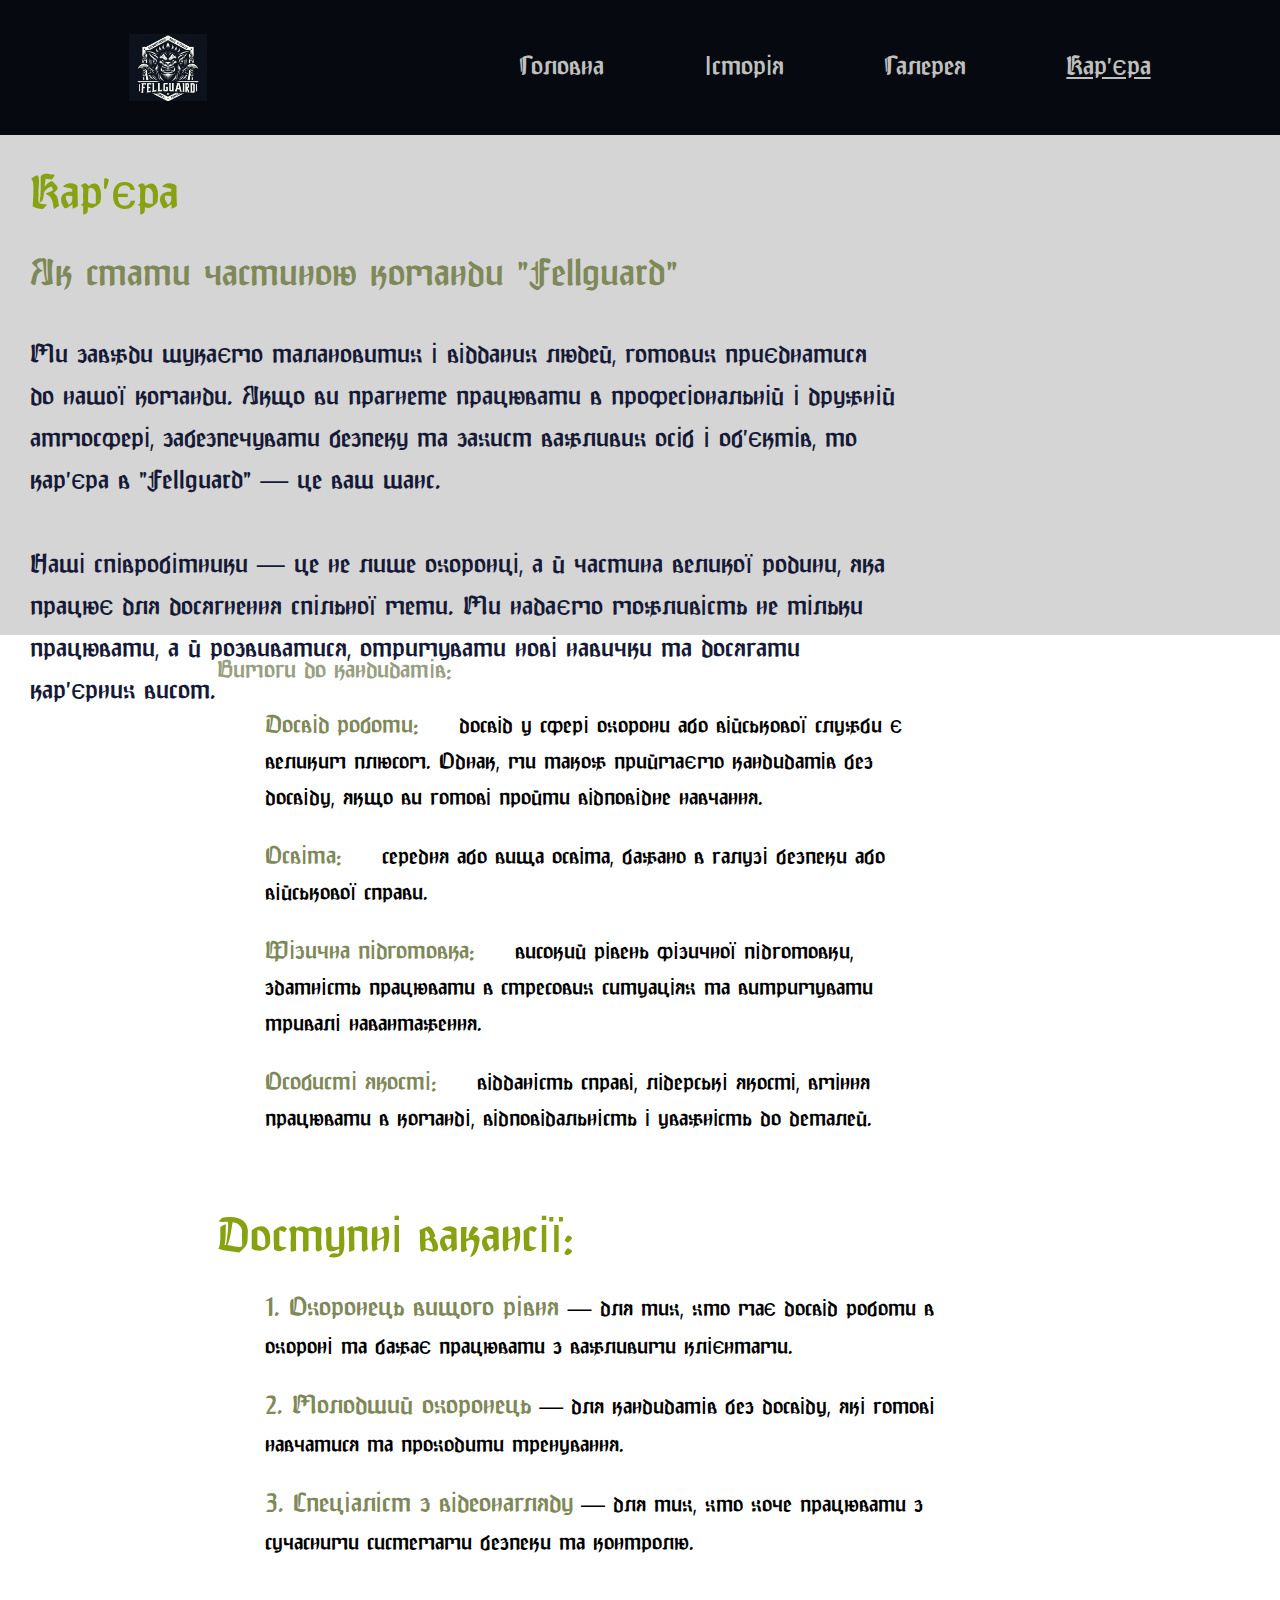
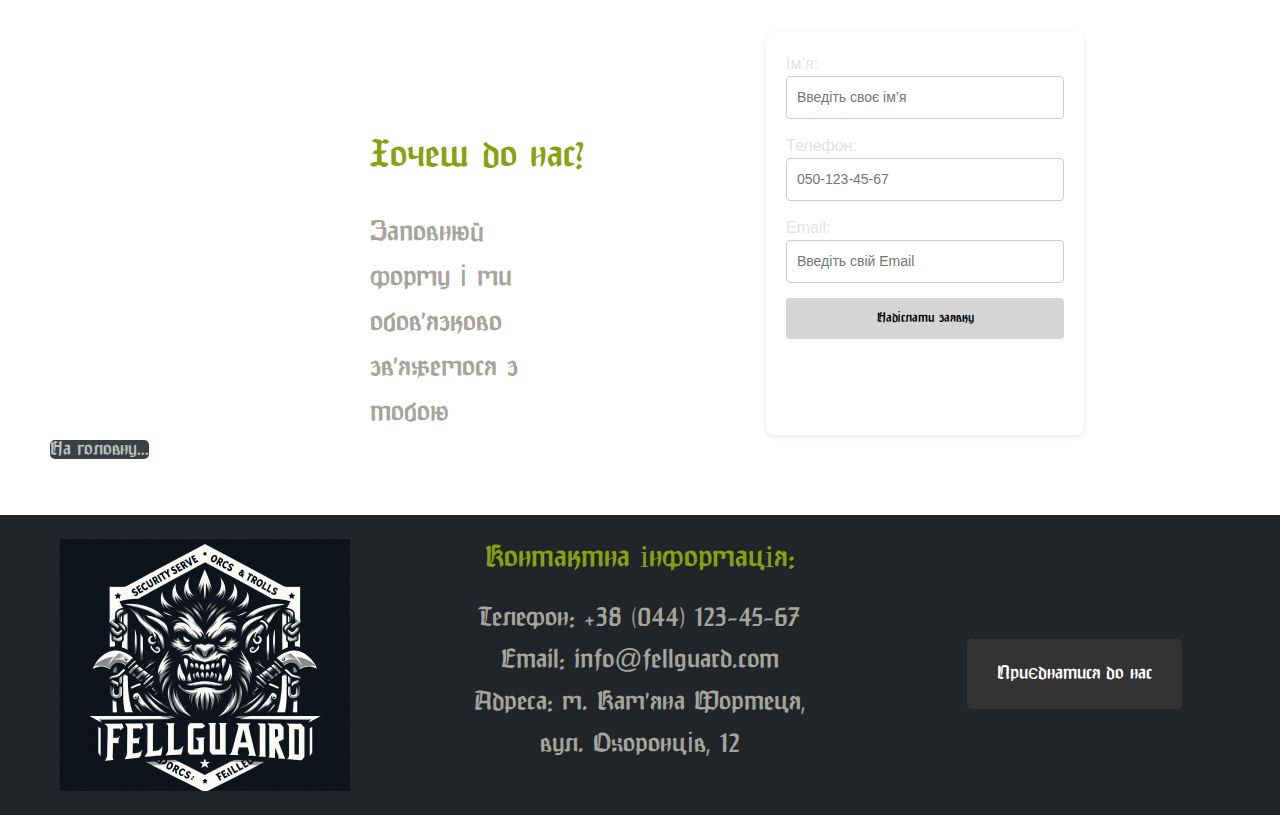
<file: careers.html>
<!DOCTYPE html>
<html lang="uk">
  <head>
    <meta charset="UTF-8" />
    <meta name="viewport" content="width=device-width, initial-scale=1.0" />
    <title>Fellguard</title>
    <link
      href="https://cdn.jsdelivr.net/npm/bootstrap@5.3.3/dist/css/bootstrap.min.css"
      rel="stylesheet"
      integrity="sha384-QWTKZyjpPEjISv5WaRU9OFeRpok6YctnYmDr5pNlyT2bRjXh0JMhjY6hW+ALEwIH"
      crossorigin="anonymous"
    />    
    <link rel="stylesheet" href="css/style1.css" />
    <script src="script.js"></script>



    <style>
        body {
          background-color: white;
          color: #e2e2e2;
          font-family: "BrahmsGotischCyr", sans-serif;
          margin: 0;
          padding: 0;
          box-sizing: border-box;
        }

        h1, h2, h3, h4, h5, h6, p, li, a, button {
          font-family: "BrahmsGotischCyr", sans-serif;
          margin: 0;
          padding: 0;
        }

        a {
          text-decoration: none;
          color: inherit;
        }
          /* навігаційна панель */
          .navbar {
          display: flex;
          justify-content: center;
          align-items: center;
          background-color: #060a10;
          width: 100%;
          height: 15vh;
          margin: 0 auto;
          transition: transform 0.35s;
        }
        .navbar ul li {
          transition: transform 0.35s;
        }
        .navbar ul li:hover {
          transform: scale(1.5);
          transition: 0.35s;
          color: #87A210;
        }
        .navbar ul li a:hover {
          transform: scale(1.5);
          transition: 0.35s;
          color: #87A210;
        }
          .navbar img {
            width: 20%;
            height: auto;
            margin: 0 50px;
          }
          .navbar ul {
            display: flex;
            list-style: none;
            padding: 0;
            margin: 0;
          }
          .navbar ul li {
            margin: 0 50px;          
          }
          .navbar ul li a {
            color: #BFC0BE;
            font-size: 28px;
          }
        

        
        

    @media (max-width: 769px) {
          .navbar {
            height: 10vh;
            width: 90%;
          }
          .navbar img {
            width: 80px; 
            height: auto;
            margin: 0 20px; 
          }

          .navbar ul li {
            margin: 0 20px;
          }
          .navbar ul li a {
            font-size: 20px;
          }
      }
    </style>
</head>


<body>
  <!-- Navbar -->
  <nav class="navbar">
    <a href="#"><img src="images/logo1.png" alt="Fellguard_logo" class="page4-nav-img"/></a>
    <ul>
      <li><a href="index.html">Головна</a></li>
      <li><a href="history.html">Історія</a></li>
      <li><a href="gallery.html">Галерея</a></li>
      <li><a href="careers.html" style="text-decoration: underline;">Кар'єра</a></li>
    </ul>
  </nav>   
      
  <section class="career-section">
    <h1 class="career-title">Кар’єра</h1>
    <p class="career-subtitle">Як стати частиною команди "Fellguard"</p>
    <p class="career-description">
      Ми завжди шукаємо талановитих і відданих людей, готових приєднатися до нашої команди. Якщо ви прагнете працювати в професіональній 
      і дружній атмосфері, забезпечувати безпеку та захист важливих осіб і об'єктів, то кар'єра в "Fellguard" — це ваш шанс.
      <br><br>
      Наші співробітники — це не лише охоронці, а й частина великої родини, яка працює для досягнення спільної мети.
      Ми надаємо можливість не тільки працювати, а й розвиватися, отримувати нові навички та досягати кар'єрних висот.
    </p>
  </section>
  


  <section class="page4-main_section">
    <div class="row justify-content-center">
      <div class="col-md-8 service-box">
        <section>
          <h2 class="section-title-3" style="margin-bottom: 20px; margin-top: 20px; font-size: 26px;">Вимоги до кандидатів:</h2>
  
          <ul class="section-title-ul">
            <li class="section-title-ptext-3 px-3">
              <span style="color: #7F8858; font-size: 26px;">Досвід роботи:</span> — <span style="color: black;"> досвід у сфері охорони або військової служби є великим плюсом. 
                Однак, ми також приймаємо кандидатів без досвіду, якщо ви готові пройти відповідне навчання.</span>
            </li>
            <li class="section-title-ptext-3 px-3">
              <span style="color: #7F8858; font-size: 26px;">Освіта:</span> — <span style="color: black;">середня або вища освіта, бажано в галузі безпеки або військової справи.</span>
            </li>
            <li class="section-title-ptext-3 px-3">
              <span style="color: #7F8858; font-size: 26px;">Фізична підготовка:</span> — <span style="color: black;">високий рівень фізичної підготовки, здатність працювати 
                в стресових ситуаціях та витримувати тривалі навантаження.</span>
            </li>
            <li class="section-title-ptext-3 px-3">
              <span style="color: #7F8858; font-size: 26px;">Особисті якості:</span> — <span style="color: black;">відданість справі, лідерські якості, вміння працювати в команді, відповідальність і уважність до деталей.
              </span>
            </li>
          </ul>
        </section>
      </div>
    </div>

    <div class="row justify-content-center" style="margin-top: 30px;">
      <div class="col-md-8 service-box">
        <section>
          <h2 class="section-title-3" style="margin-bottom: 20px; margin-top: 20px; color: #87A210;">Доступні вакансії:</h2>
          <ul class="section-title-ul">
            <li class="section-title-ptext-3 px-3">
              <span style="color: #7F8858; font-size: 28px;">1. Охоронець вищого рівня </span><span style="color: black;"> — для тих, хто має досвід роботи в 
                охороні та бажає працювати з важливими клієнтами.</span>
            </li>
            <li class="section-title-ptext-3 px-3">
              <span style="color: #7F8858; font-size: 28px;">2. Молодший охоронець</span><span style="color: black;"> — для кандидатів без досвіду, 
                які готові навчатися та проходити тренування.</span>
            </li>
            <li class="section-title-ptext-3 px-3">
              <span style="color: #7F8858; font-size: 28px;">3. Спеціаліст з відеонагляду</span><span style="color: black;"> — для тих, хто хоче 
                працювати з сучасними системами безпеки та контролю.</span>
              </li>
          </ul>
        </section>
      </div>
    </div>

    <div class="row" style="margin-top: 150px; margin-left: -500px;">
      <div class="col-md-6 service-box" style="margin-left: 370px; padding-left: 500px;"> 
        <h2 class="hochesh_do_nas">Хочеш до нас?</h2>
        <p class="zapovnui-formu">Заповнюй форму і ми обов’язково зв’яжемося з тобою</p>
      </div>
      <div class="col-md-6 page4-form">
        <form id="applicationForm">
          <div>
            <label for="name">Ім’я:</label>
            <input
              type="text"
              id="name"
              name="name"
              placeholder="Введіть своє ім’я"
              required
            />
          </div>
          <div>
            <label for="phone">Телефон:</label>
            <input
              type="tel"
              id="phone"
              name="phone"
              placeholder="050-123-45-67"
              required
            />
          </div>
          <div>
            <label for="email">Email:</label>
            <input
              type="email"
              id="email"
              name="email"
              placeholder="Введіть свій Email"
              required
            />
          </div>
          <button type="submit">Надіслати заявку</button>
        </form>
      </div>  
    </div>

    <a href="index.html" class="na_golovnu-page2_button">На головну...</a>
  </section>
  

  <!-- Footer -->
  <footer class="text-center py-4 bg-dark text-light">
  <div class="row">
    <div class="col-md-4 service-box">
      <img src="images/logo1.png" alt="logo" class="page4-img-footer" />
    </div>
    <div class="col-md-4 service-box">
      <h4 class="footer-contact_info">Контактна інформація:</h4>
      <p class="footer-p">
        Телефон: +38 (044) 123-45-67 <br />Email: info@fellguard.com
        <br />Адреса: м. Кам'яна Фортеця, <br />вул. Охоронців, 12
      </p>
    </div>
    <div class="col-md-4">
      <button class="button-join-us" onclick="location.href='careers.html';">Приєднатися до нас</button>
    </div>
  </div>
</footer>

<script src="script.js"></script>
</body>

</html>
</file>
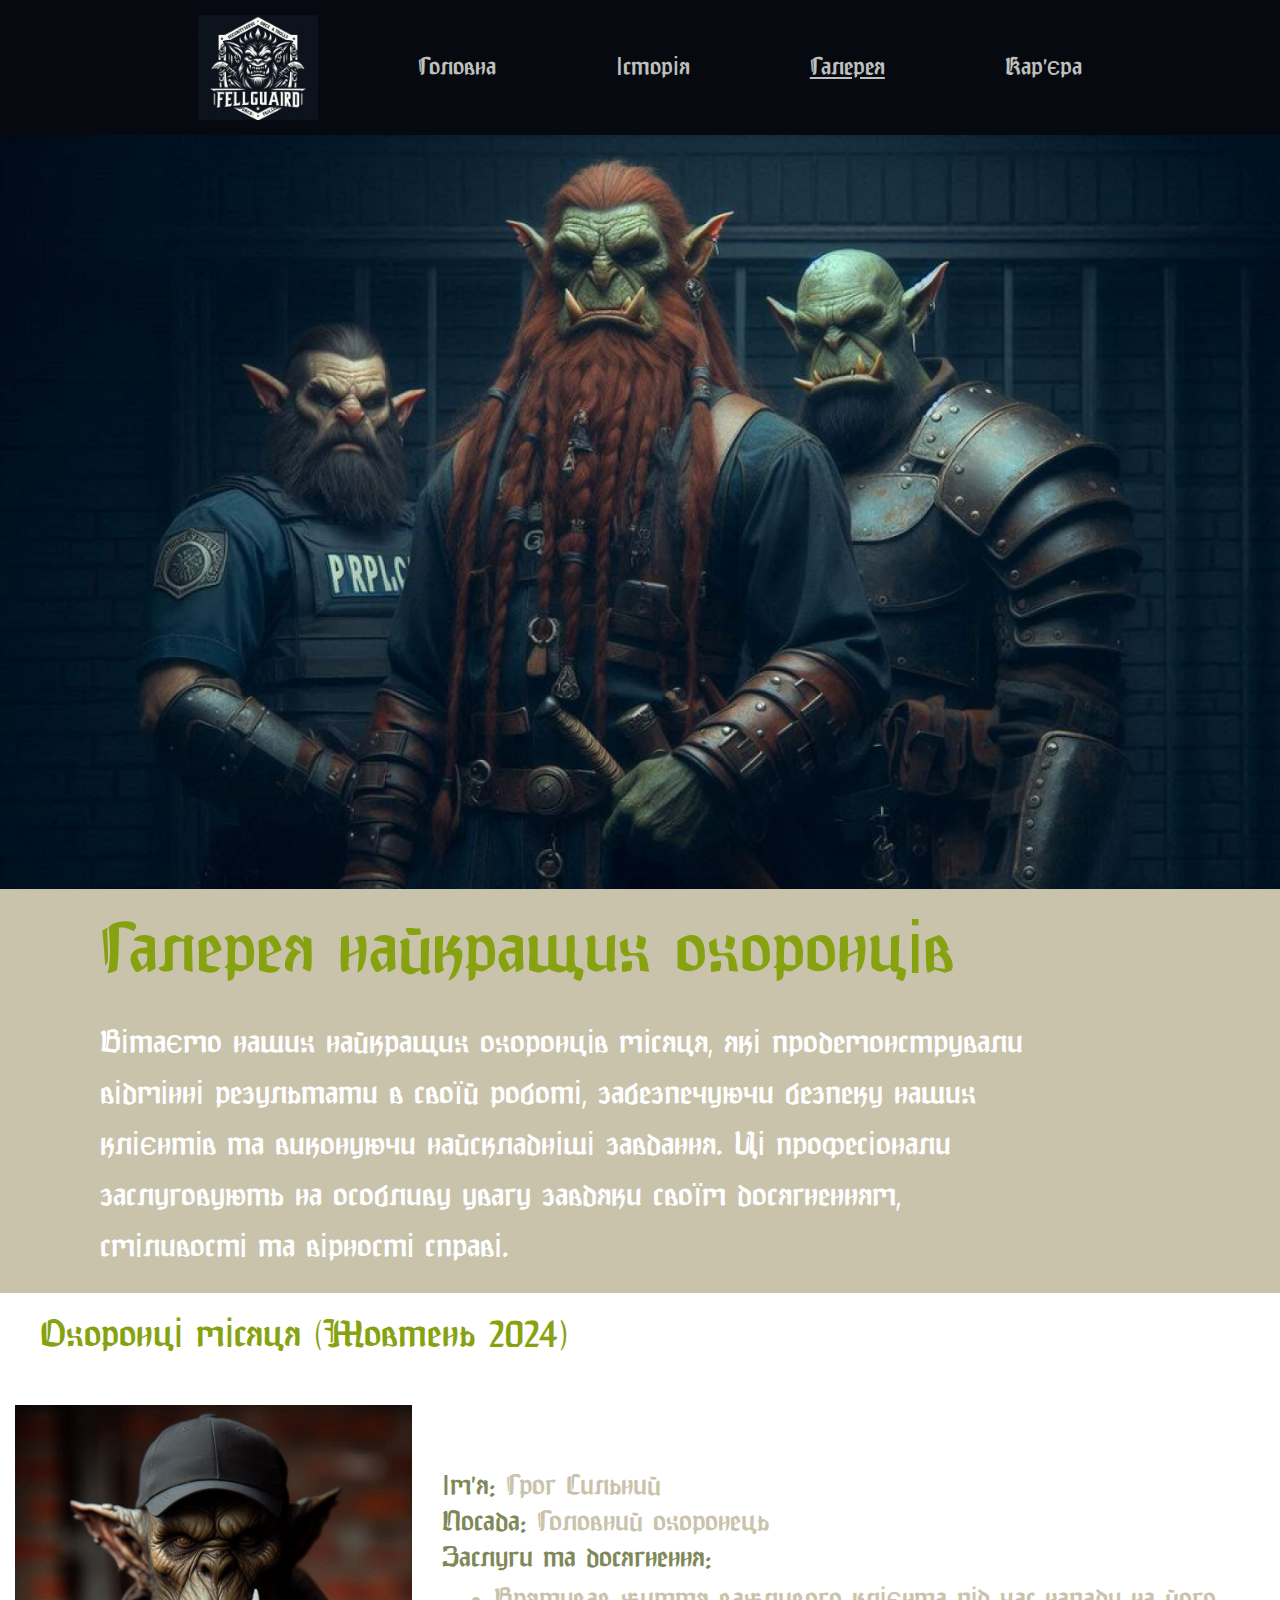
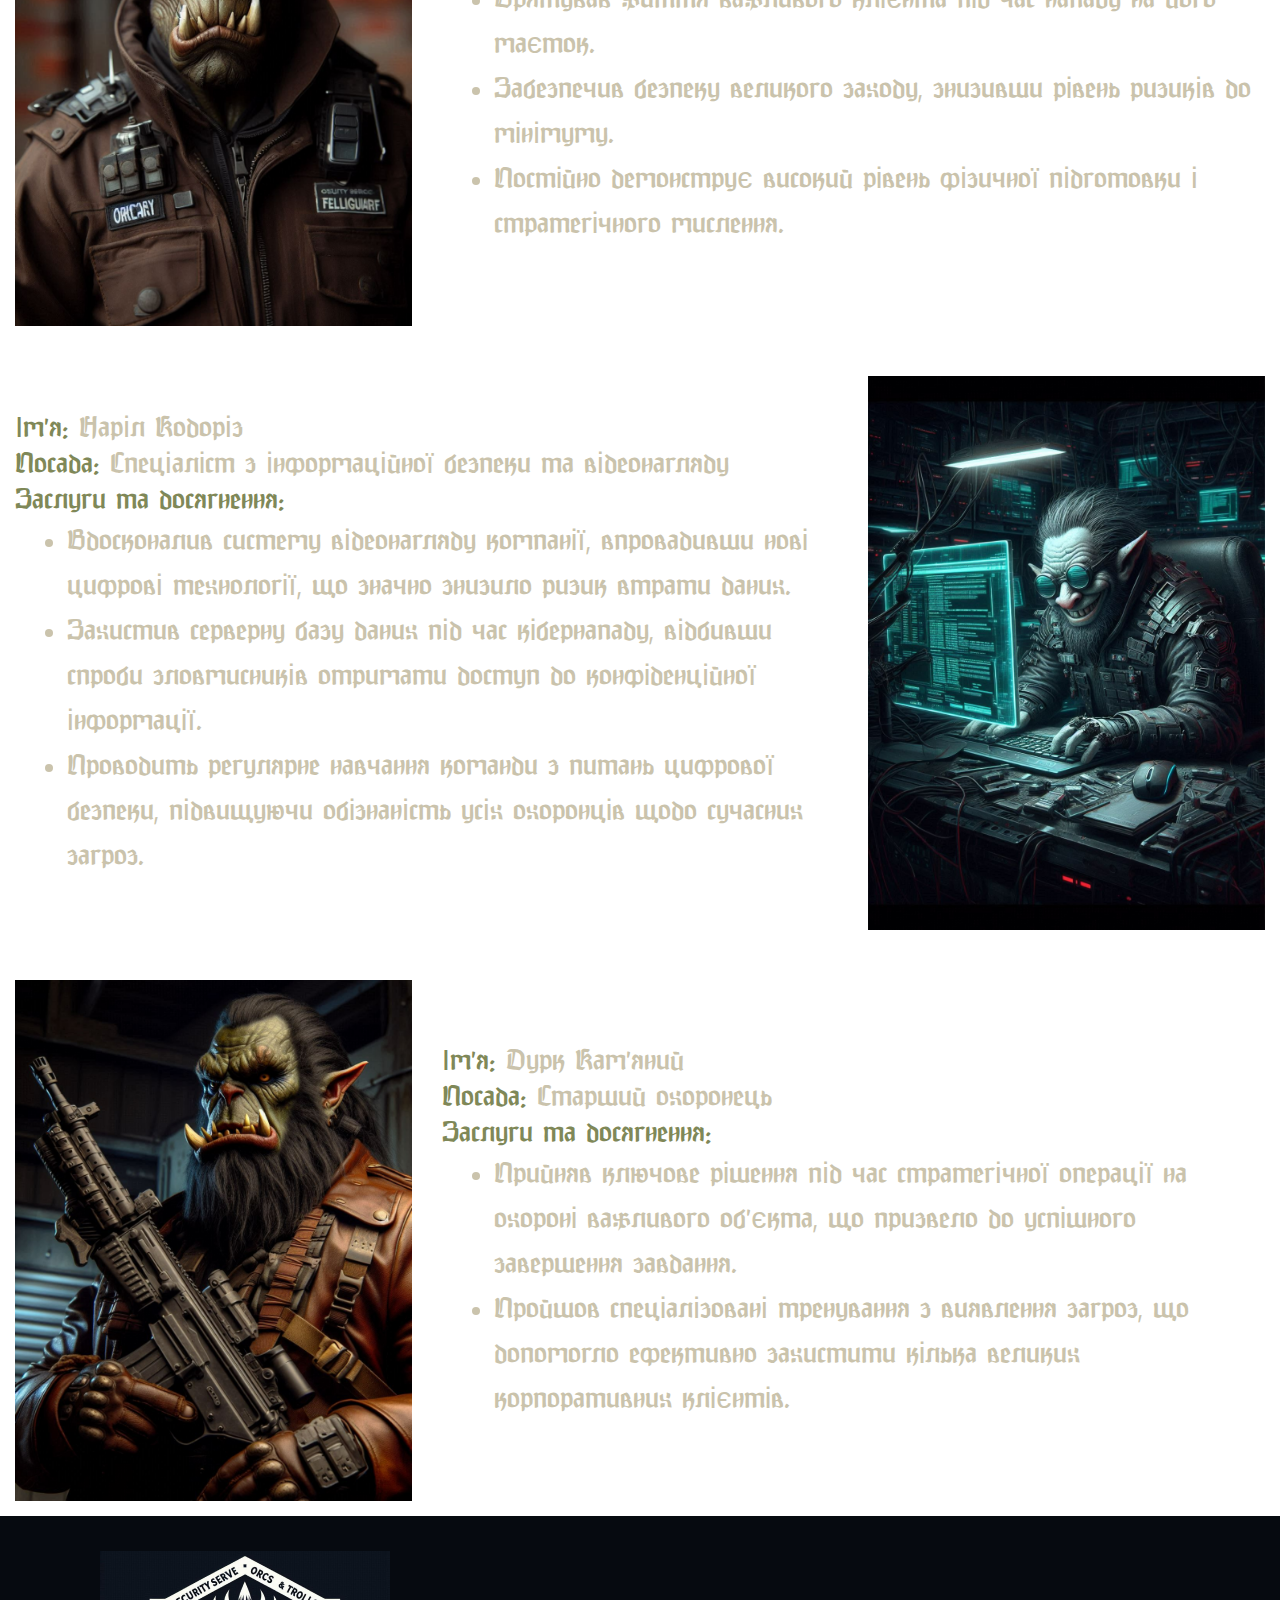
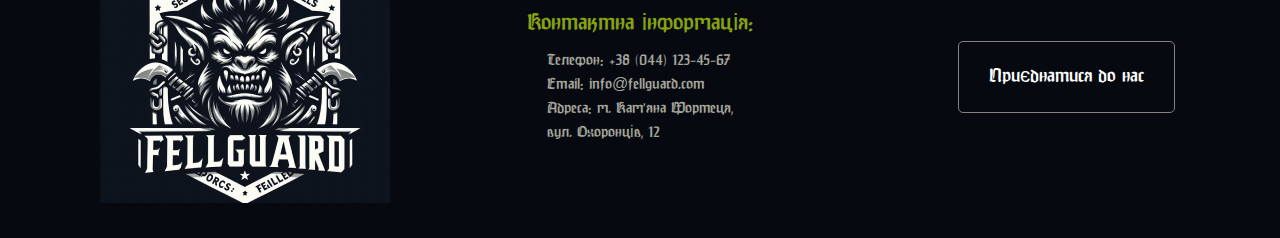
<file: gallery.html>
<!DOCTYPE html>
<html lang="uk">
  <head>
    <meta charset="UTF-8" />
    <meta name="viewport" content="width=device-width, initial-scale=1.0" />
    <title>Fellguard</title>
    <link
      href="https://cdn.jsdelivr.net/npm/bootstrap@5.3.3/dist/css/bootstrap.min.css"
      rel="stylesheet"
      integrity="sha384-QWTKZyjpPEjISv5WaRU9OFeRpok6YctnYmDr5pNlyT2bRjXh0JMhjY6hW+ALEwIH"
      crossorigin="anonymous"
    />
    <link rel="stylesheet" href="css/style_gallery.css" />

    <style>
      /* Navbar .... */
      .navbar ul {
        list-style: none;
        padding: 0;
        margin: 0;
        display: flex;
        gap: 20px;
      }

      .navbar ul li {
        display: inline;
      }

      .navbar ul li a {
        text-decoration: none;
        color: #BFC0BE; 
        font-size: 26px;
        transition: color 0.3s ease; 
      }

      .navbar ul li a:hover {
        color: #87A210; 
      }

      .menu-text-first_page {
        text-decoration: underline;
      }

    </style>  
  </head>

  <body>
    <!-- Navbar -->
    <nav class="navbar">
      <a href="#"><img src="images/logo1.png" alt="Fellguard_logo" /></a>
      <ul>
        <li><a href="index.html">Головна</a></li>
        <li><a href="history.html">Історія</a></li>
        <li><a href="gallery.html" style="text-decoration: underline;">Галерея</a></li>
        <li><a href="careers.html">Кар'єра</a></li>
      </ul>
    </nav>

    <section>
      <img
        src="images/image_7.png"
        class="img-fluid gallery-image"
        alt="Команда Fellguard"
      />
    </section>

    <section class="section-background">
      <div class="container gallery-container">
        <h1 class="gallery-title">Галерея найкращих охоронців</h1>
        <p class="gallery-description">
          Вітаємо наших найкращих охоронців місяця, які продемонстрували
          відмінні результати в своїй роботі, забезпечуючи безпеку наших
          клієнтів та виконуючи найскладніші завдання. Ці професіонали
          заслуговують на особливу увагу завдяки своїм досягненням, сміливості
          та вірності справі.
        </p>
      </div>
    </section>

    <section class="section-white">
      <h2 class="section-title padding-left-right">
        Охоронці місяця (Жовтень 2024)
      </h2>
      <div class="row">
        <div class="col-md-4 padding-left-right">
          <img
            src="images/image_8.png"
            class="img-fluid best-guard-image"
            alt="page3_bestGuard2"
          />
        </div>
        <div class="col-md-8">
          <h2 class="details-title">
            <span class="label">Ім’я:</span>
            <span class="value">Грог Сильний</span>
          </h2>
          <h2 class="details-title">
            <span class="label">Посада:</span>
            <span class="value">Головний охоронець</span>
          </h2>
          <h2 class="details-title">Заслуги та досягнення:</h2>
          <ul class="achievements-list">
            <li>
              Врятував життя важливого клієнта під час нападу на його маєток.
            </li>
            <li>
              Забезпечив безпеку великого заходу, знизивши рівень ризиків до
              мінімуму.
            </li>
            <li>
              Постійно демонструє високий рівень фізичної підготовки і
              стратегічного мислення.
            </li>
          </ul>
        </div>
      </div>

      <div class="row">
        <div class="col-md-8">
          <h2 class="details-title">
            <span class="label">Ім’я:</span>
            <span class="value">Наріл Кодоріз</span>
          </h2>
          <h2 class="details-title">
            <span class="label">Посада:</span>
            <span class="value"
              >Спеціаліст з інформаційної безпеки та відеонагляду</span
            >
          </h2>
          <h2 class="details-title">Заслуги та досягнення:</h2>
          <ul class="achievements-list">
            <li>
              Вдосконалив систему відеонагляду компанії, впровадивши нові
              цифрові технології, що значно знизило ризик втрати даних.
            </li>
            <li>
              Захистив серверну базу даних під час кібернападу, відбивши спроби
              зловмисників отримати доступ до конфіденційної інформації.
            </li>
            <li>
              Проводить регулярне навчання команди з питань цифрової безпеки,
              підвищуючи обізнаність усіх охоронців щодо сучасних загроз.
            </li>
          </ul>
        </div>
        <div class="col-md-4 text-end">
          <img
            src="images/image_9.png"
            class="img-fluid best-guard-image"
            alt="page2_bestGuard2"
          />
        </div>
      </div>

      <div class="row">
        <div class="col-md-4">
          <img
            src="images/image_10.png"
            class="img-fluid best-guard-image"
            alt="page2_bestGuard3"
          />
        </div>
        <div class="col-md-8">
          <h2 class="details-title">
            <span class="label">Ім’я:</span>
            <span class="value">Дурк Кам'яний</span>
          </h2>
          <h2 class="details-title">
            <span class="label">Посада:</span>
            <span class="value">Старший охоронець</span>
          </h2>
          <h2 class="details-title">Заслуги та досягнення:</h2>
          <ul class="achievements-list">
            <li>
              Прийняв ключове рішення під час стратегічної операції на охороні
              важливого об'єкта, що призвело до успішного завершення завдання.
            </li>
            <li>
              Пройшов спеціалізовані тренування з виявлення загроз, що допомогло
              ефективно захистити кілька великих корпоративних клієнтів.
            </li>
          </ul>
        </div>
      </div>
    </section>

    <footer>
      <div class="row">
        <div class="col-md-4">
          <img src="images/logo1.png" alt="logo" />
        </div>
        <div class="col-md-4">
          <h4 class="footer-contact_info">Контактна інформація:</h4>
          <p class="footer-p">
            Телефон: +38 (044) 123-45-67 <br />Email: info@fellguard.com
            <br />Адреса: м. Кам'яна Фортеця, <br />вул. Охоронців, 12
          </p>
        </div>
        <div class="col-md-4">
          <button class="button-join-us" onclick="location.href='careers.html';">Приєднатися до нас</button>
        </div>
      </div>
    </footer>
  </body>
</html>
</file>
<file: css/style1.css>
body {
  background-color: #101010;
  color: #e2e2e2;
  overflow-x: hidden;
}
.section-title {
  color: #c7ff00;
  font-size: 1.8em;
  font-weight: bold;
  margin-top: 20px;
  margin-bottom: 20px;
  font-family: "BrahmsGotischCyr";
}
.about-text {
  margin-bottom: 30px;
}

.service-box h4{
  margin-bottom: 20px;
  font-family: "BrahmsGotischCyr";
}
.contact-info {
  color: #c7ff00;
}

@font-face {
  font-family: "BrahmsGotischCyr";
  src: url("BrahmsGotischCyr.otf") format("opentype");
  font-weight: normal;
  font-style: normal; 
}

@font-face {
  font-family: "DreiFraktur";
  src: url("DreiFraktur.ttf") format("truetype");
  font-weight: normal;
  font-size: normal;
}
@font-face {
  font-family: "Fortuna Gothic FlorishC";
  src: url("Fortuna Gothic FlorishC.ttf") format("truetype");
  font-weight: normal;
  font-size: normal;
}
@font-face {
  font-family: "KHTitle";
  src: url("KHTitle.otf") format("opentype");
  font-weight: normal;
  font-size: normal;
}
body {
  font-family: "KHTitle";
}
.navbar {
  height: 13vh;
  font-size: 3vh;
  background-color: rgba(6, 10, 16, 1);
  font-family: "KHTitle";
}
.navbar ul {
  margin: auto;
}
.navbar ul li {
  margin-left: 75px;
  margin-right: 75px;
}
.navbar ul li img {
  height: 60px;
  max-height: 10vh;
}
.navbar-nav .nav-link {
  color: rgba(191, 192, 190, 1);
}

header {
  position: relative;
}
header img {
  width: 100%;
  height: auto;
}
header h1 {
  position: absolute;
  bottom: 10vh;
  left: 12vh;
}

.main-text-green {
  color: #87a210;
}

.lozung {
  list-style-type: none;
  margin: auto;
  padding: 0;
}
.lozung li {
  display: inline-block;
  margin-right: 20px;
  color: #D0D0D0;
  font-size: 28px;
  font-family: "BrahmsGotischCyr";
}


/* ------------------------------------------------------- CHANGE -------------------------------------------------------*/
.menu-text-first_page {
  font-family: "BrahmsGotischCyr", sans-serif;
  display: inline-block; 
  transition: transform 0.35s, color 0.35s;
}
.menu-text-first_page:hover {
  font-family: "BrahmsGotischCyr", sans-serif;
    color: #87A210;
    transform: scale(1.5); 
    transition: 0.35s;
}

.layout-fellguard-text {
  width: 1106px;
  height: 185px;
  top: 737px;
  left: 119px;
  gap: 0px;
  opacity: 0px;

}
.header-fellguard-text {
  position: absolute;
  bottom: 300px;

  font-family: "KHTitle";
  font-size: 128px;
  font-weight: 400;
  line-height: 166.4px;
  text-align: left;
  text-decoration-skip-ink: none;



  color: #989E80;
  
}



.custom-text {
  text-align: left; 
  padding-right: 20px; 
}

.custom-image {
  text-align: right; 
}

.section-title {
  color: #87A210;
  font-size: 64px;
  font-weight: bold;
  margin-top: 20px;
  margin-bottom: 20px;
  font-family: "BrahmsGotischCyr", sans-serif;
}
.section-p-text {
  font-size: 24px;
  font-family: "BrahmsGotischCyr", sans-serif;
  color: #7F8858;
}
.bottom-top_margin {
  margin-bottom: 100px;
  margin-top: 100px;
}
.section-title-2 {
  color: #989E80;
  font-size: 46px;
  font-weight: bold;
  margin-top: 20px;
  margin-bottom: 20px;
  font-family: "BrahmsGotischCyr", sans-serif;
}
.section-p-text-2 {
  font-size: 24px;
  font-family: "BrahmsGotischCyr", sans-serif;
  color: #EEEE;
}


.section-title-ul {
  text-align: left;
  font-size: 24px; 
  font-family: "BrahmsGotischCyr", sans-serif; 
  color: #989E80;
}

.section-title-3 {
  color: #989E80;
  font-size: 50px;
  font-family: "BrahmsGotischCyr", sans-serif;
  position: relative;
  text-align: left;
}
.section-title-ptext-3{
  color: white;
  margin-left: auto auto;
  margin-right: 100px;
  margin-bottom: 20px;
}
.highlight-year {
  color: #7F8858;
  font-size: 28px;
}


.page2-futurePlans {
  background-color: #384143;
}
.future-plans-title {
  color: #989E80;
  font-size: 40px;
  font-family: 'BrahmsGotischCyr', sans-serif;
  margin-bottom: 20px;
  margin-left: 40px;
}

.future-plans-description {
  color: #B3B3B3;
  font-size: 30px;
  font-family: 'BrahmsGotischCyr', sans-serif;
  margin-bottom: 40px;
  margin-left: 40px;
}

.future-plans-details h2 {
  color: #DEDEDE;
  font-size: 26px;
  font-family: 'BrahmsGotischCyr', sans-serif;
}

.future-plans-details ul {
  color: #DEDEDE;
  font-size: 22px;
  font-family: 'BrahmsGotischCyr', sans-serif;
  padding-left: 20px; 
}


.section-title-ptext-4{
  margin-left: 50px;
  
  margin-right: 100px;
  margin-bottom: 20px;
}
.na_golovnu-page2 {
  color: #BFC0BE;  /*BFC0BE*/
  font-size: 18px; 
  font-family: 10px
  'BrahmsGotischCyr', sans-serif; 
  text-decoration: none;
  text-decoration-line: none;  
}
.na_golovnu-page2_button {
  padding: -400px;
  position: relative;
  left: 50px;
  margin-bottom: 30px;
  background-color: #384143; 
  color: #BFC0BE; 
  font-family: "BrahmsGotischCyr", sans-serif;
  border: none; 
  border-radius: 5px; 
  font-size: 20px; 
  cursor: pointer; 
  transition: transform 0.3s ease, background-color 0.3s ease, color 0.3s ease;
}
.na_golovnu-page2_button:hover {
  transform: scale(1.1); 
  background-color: green; 
}


.page3-best_guards-p {
  color: white;
}

/* css для форми (на сторінці 4)*/

.page4-form {
  margin-top: -100px;
  width: 190%;
  display: flex;
  flex-direction: column; 
  align-items: stretch; 
  width: auto; 
  background-color: white;
  padding: 20px;
  border-radius: 8px;
  box-shadow: 0 2px 5px rgba(0, 0, 0, 0.1);
  font-family: Arial, sans-serif;
}

.page4-form form {
  width: 100%; 
}

.page4-form form div {
  margin-bottom: 15px;
}

.page4-form input {
  width: 100%;
  padding: 10px;
  border: 1px solid #ccc;
  border-radius: 4px;
  font-size: 14px;
}

.page4-form button {
  width: 100%; 
  padding: 10px;
  border: none;
  border-radius: 4px;
  font-size: 14px;
  color: black; 
  background-color: #D5D5D5;
  cursor: pointer;
  transition: background-color 0.4s, color 0.4s;
}

.page4-form button:hover {
  background-color: #0056b3; 
  color: white; 
}




.footer-contact_info {
  color:  #87A210;
  font-size: 32px;
}

.footer-p {
  color: #A5A59B;
  font-size: 28px;
  font-family: "BrahmsGotischCyr", sans-serif;
  text-align: center;
}




.button-join-us {
  position: relative;
  top: 100px;


  background-color: #333333; 
  color: white; 
  font-family: "BrahmsGotischCyr", sans-serif;
  padding: 20px 30px; 
  border: none; 
  border-radius: 5px; 
  font-size: 20px; 
  cursor: pointer; 
  transition: transform 0.3s ease, background-color 0.3s ease, color 0.3s ease; 
}


.button-join-us:hover {
  transform: scale(1.1); 
  background-color: #E97451; 
}


.career-section {
  background-color: #D5D5D5;
  height: 500px;
  padding-top: 30px;
}

.career-title {
  color: #87A210;
  font-size: 50px;
  font-family: "BrahmsGotischCyr", sans-serif;
  margin-bottom: 20px;
  margin-left: 30px;
}

.career-subtitle {
  color: #7F8858;
  font-size: 40px;
  font-family: "BrahmsGotischCyr", sans-serif;
  margin-bottom: 20px;
  margin-left: 30px;
}

.career-description {
  color: #161A37;
  font-size: 28px;
  font-family: "BrahmsGotischCyr", sans-serif;
  padding-left: 30px;
  margin-top: 30px;
  width: 70%;
}

.page4-main_section {
  background-color: white; 
  padding-bottom: 50px;
}

.hochesh_do_nas {
  color: #87A210; font-size: 40px; font-family: 'BrahmsGotischCyr', sans-serif;
}

.zapovnui-formu {
  color: #A5A59B; 
  font-size: 30px; 
  font-family: 'BrahmsGotischCyr', sans-serif;
   width: 40%; margin-top: 30px;
}




/* =============================================================== АДАПТИВ ========================================================= */
/* для планшетів (max-width: 768px) */
@media screen and (max-width: 769px) {
  body {
    font-size: 90%; 
    overflow-x: hidden;
  }

  .container {
    width: 80%; 
  }

  .section-title {font-size: 2.6rem; width: 120%;}

  .na_golovnu-page2_button {margin-left: 190px; margin-top: 60px;}
  .section-title-3 {font-size: 2.5rem;}
  
  .section-title-2,
  .section-title-4 {
    font-size: 1.8rem; 
  }
  .section-title-ptext-3 {font-size: 1.0rem;}


  .future-plans-title {font-size: 2.5rem;}
  .future-plans-description {font-size: 1.7rem;}
  .future-plans-details {margin-left: 42px; }
  .future-plans-details ul li {font-size: 1.3rem;}

  .footer-contact_info {font-size: 1.5rem; margin-top: 30px;}
  .footer-p {font-size: 1.0rem; text-align: left; margin-left: 7px;}
  .page2-img-footer {width: 10rem; margin-top: 40px;}
  .button-join-us {
    position: relative;
    top: 90px;
    background-color: #333333; 
    color: white; 
    font-family: "BrahmsGotischCyr", sans-serif;
    padding: 5px 15px; 
    border: none; 
    border-radius: 5px; 
    font-size: 18px; 
    cursor: pointer; 
    transition: transform 0.3s ease, background-color 0.3s ease, color 0.3s ease; 
  }
  .button-join-us:hover {
    transform: scale(1.1); 
    background-color: #E97451; 
  }


  .navbar-nav {
    font-size: 0.3rem;
  }

  .service-box {
    padding: 10px; 
  }

  .custom-image img {
    max-width: 90%;
    height: auto;
  }

  .section-p-text-2 {
    font-size: 1.2rem; width: 110%;
    
  }

}

/* для телефонів (max-width: 375px) */
@media screen and (max-width: 376px) {
  body {
    font-size: 40%; 
    overflow-x: hidden;
  }

  .container {
    width: 80%; 
  }

  .section-title {font-size: 1.4rem; width: 60%;}
  .section-title-2 {font-size: 1.0rem;}
  .section-title-3 {font-size: 1.4rem; margin-left: 50px; width: 50%;}
  .section-title-4 {
    font-size: 1.8rem;
  }
  .section-p-text-2 {
    font-size: 0.9rem; width: 50%;
    
  }
  .section-title-ptext-2 {font-size: 0.3rem;}
  .custom-image img {
    width: 60%;
    margin-top: -500px;
    margin-right: -40px;
  }

  .section-title-ptext-3 {font-size: 0.9rem; width: 96%;}
  .highlight-year{font-size: 1.0rem;}

  .future-plans-title {font-size: 1.26rem; margin-bottom: 14px; padding-top: 10px; margin-left: 18px;}
  .future-plans-description {font-size: 1.1rem; margin-left: 18px; margin-bottom: 10px;}
  .future-plans-details {font-size: 1.07rem; margin-left: 18px;}
  .future-plans-details ul {width: 90%;}
  .future-plans-details h2 {font-size: 1.07rem;}
  .future-plans-details ul li {font-size: 1.07rem; margin-left: 18px;}

  .na_golovnu-page2 {font-size: 10px; }
  .na_golovnu-page2_button {
    padding: -400px;
    position: relative;
    left: 50px;
    margin-bottom: 30px;
    background-color: #384143; 
    color: #BFC0BE; 
    font-family: "BrahmsGotischCyr", sans-serif;
    border: none; 
    border-radius: 5px; 
    font-size: 18px; 
    cursor: pointer; 
    transition: transform 0.3s ease, background-color 0.3s ease, color 0.3s ease;
    margin-left: 170px;
  }
  .na_golovnu-page2_button:hover {
    transform: scale(1.1); 
    background-color: green; 
  }

  
  .footer-contact_info {font-size: 1.0rem; margin-top: -100px; margin-left: 120px; position: absolute; }
  .footer-p {font-size: 0.8rem; text-align: left; margin-left: 120px; margin-top: -60px;}
  .page2-img-footer {width: 4rem; margin-top: 40px; margin-left: -270px;}
  .button-join-us {
    position: relative;
    top: -120px;
    left: 140px;
    background-color: #333333; 
    color: white; 
    font-family: "BrahmsGotischCyr", sans-serif;     
    border: none; 
    border-radius: 5px; 
    width: 20%;
    font-size: 10px; 
    cursor: pointer; 
    transition: transform 0.3s ease, background-color 0.3s ease, color 0.3s ease; 
  }
  .button-join-us:hover {
    transform: scale(1.1); 
    background-color: #E97451; 
  }

  .navbar ul li a:hover {
    font-family: "BrahmsGotischCyr", sans-serif;
    color: #87A210;
    transform: scale(1.5); 
    transition: 0.35s;
  }

  .service-box {
    padding: 10px; 
  }

}





@media screen and (max-width: 769px) {
  body {
    overflow-x: hidden;
  }


  .page4-nav-img {
    width: 30%;
    max-width: 100%;
  }

  .career-section {
    background-color: #D5D5D5;
    height: 500px;
    padding-top: 30px;
    width: 100%;
  }
  
  .career-title {
    color: #87A210;
    font-size: 40px;
    font-family: "BrahmsGotischCyr", sans-serif;
    margin-bottom: 20px;
    margin-left: 30px;
  }
  
  .career-subtitle {
    color: #7F8858;
    font-size: 30px;
    font-family: "BrahmsGotischCyr", sans-serif;
    margin-bottom: 20px;
    margin-left: 30px;
  }
  
  .career-description {
    color: #161A37;
    font-size: 20px;
    font-family: "BrahmsGotischCyr", sans-serif;
    padding-left: 30px;
    margin-top: 30px;
    width: 90%;
  }

  .hochesh_do_nas {
    margin-left: -200px;
    font-size: 1.8rem;
  }
  .zapovnui-formu {
    margin-left: -200px;
    font-size: 1.4rem;
  }
  .page4-form {
    margin-left: -100px;
  }

  .na_golovnu-page2_button {
    left: -150px;
  }

.page4-img-footer {
  width: 70%;
  margin-top: 20px;
}

}
</file>
<file: css/style_gallery.css>
@font-face {
  font-family: "BrahmsGotischCyr";
  src: url("BrahmsGotischCyr.otf") format("opentype");
  font-weight: normal;
  font-style: normal;
}

@font-face {
  font-family: "DreiFraktur";
  src: url("DreiFraktur.ttf") format("truetype");
  font-weight: normal;
  font-size: normal;
}
@font-face {
  font-family: "Fortuna Gothic FlorishC";
  src: url("Fortuna Gothic FlorishC.ttf") format("truetype");
  font-weight: normal;
  font-size: normal;
}
@font-face {
  font-family: "KHTitle";
  src: url("KHTitle.otf") format("opentype");
  font-weight: normal;
  font-size: normal;
}
/* Загальні стилі */
* {
  box-sizing: border-box;
}

body {
  background-color: #060a10;
  color: #e2e2e2;
  font-family: "BrahmsGotischCyr", sans-serif;
  margin: 0;
  padding: 0;
}

h1,
h2,
h3,
h4,
h5,
h6,
p,
li,
a,
button {
  font-family: "BrahmsGotischCyr", sans-serif;
  margin: 0;
  padding: 0;
}

a {
  text-decoration: none;
  color: inherit;
}
/* Навігаційна панель */
.navbar {
  display: flex;
  justify-content: center;
  align-items: center;
  background-color: #060a10;
  width: 100%;
  height: 15vh;
  margin: 0 auto;
}
.navbar ul li {
  transition: transform 0.35s;
}
.navbar ul li:hover {
  transform: scale(1.5);
  transition: 0.35s;
}
.navbar img {
  width: 120px;
  height: auto;
  margin: 0 50px;
}
.navbar ul {
  display: flex;
  list-style: none;
  padding: 0;
  margin: 0;
}
.navbar ul li {
  margin: 0 50px;
}
.navbar ul li a {
  color: #bfc0be;
  font-size: 28px;
}
.navbar ul li a.activeA {
  color: #87a210;
}

.gallery-image {
  width: 100%;
}
.section-background {
  background-color: #cac3ac;
}
.gallery-container {
  margin-right: 500px;
}
.gallery-title {
  padding: 0 80px;
  color: #87a210;
  font-size: 74px;
  font-family: "BrahmsGotischCyr", sans-serif;
  margin-bottom: 20px;
}
.gallery-description {
  color: white;
  padding: 0 80px;
  font-size: 34px;
  margin-left: 80px;
  margin-left: 0px;
}

.section-white {
  background-color: white;
  padding-top: 1.5%;
}

.section-title {
  color: #87a210;
  font-size: 40px;
  font-family: "BrahmsGotischCyr", sans-serif;
  margin-bottom: 30px;
}

.best-guard-image {
  height: 80%;
  width: auto;
}

.details-title {
  color: #7f8858;
  font-size: 30px;
  font-family: "BrahmsGotischCyr", sans-serif;
}

.label {
  color: #7f8858;
}

.value {
  color: #cac3ac;
}

.achievements-list {
  color: #cac3ac;
  font-size: 30px;
  font-family: "BrahmsGotischCyr", sans-serif;
  margin-left: 20px;
}

.footer-contact_info {
  color: #87a210;
}

.footer-p {
  color: #a5a59b;
}
footer {
  background-color: #060a10;
}
footer .row .col-md-4:last-child {
  display: flex;
  justify-content: center;
}
footer .row .col-md-4:first-child {
  padding-left: 100px;
}
footer .row .col-md-4 h4,
p {
  display: flex;
  justify-content: center;
}

.button-join-us {
  background-color: #060a10;
  border: 1px solid #828282;
  border-radius: 5px;
  color: white;
  font-family: "BrahmsGotischCyr", sans-serif;
  padding: 20px 30px;
  font-size: 20px;
  cursor: pointer;
  transition: transform 0.3s ease, background-color 0.3s ease, color 0.3s ease;
}
.button-join-us:hover {
  transform: scale(1.1);
  background-color: #e97451;
}

/* Медійні запити */
@media (max-width: 769px) {
  .navbar {
    height: 10vh;
    width: 90%;
  }
  .navbar img {
    width: 100px;
    margin: 0 20px;
  }
  .navbar ul li {
    margin: 0 20px;
  }
  .navbar ul li a {
    font-size: 20px;
  }

  .gallery-image {
    width: 100%;
  }
  .gallery-container {
    margin-right: 500px;
  }
  .gallery-title {
    padding: 0 50px;
    font-size: 48px;
    margin-bottom: 20px;
  }
  .gallery-description {
    padding: 0 50px;
    font-size: 32px;
    margin-left: 80px;
    margin-left: 0px;
  }

  .section-title {
    padding-top: 15px;
    font-size: 40px;
    margin-bottom: 30px;
  }

  .details-title {
    font-size: 27px;
  }
  .achievements-list {
    font-size: 20px;
    margin-left: 15px;
  }

  footer .row .col-md-4:last-child {
    display: flex;
    justify-content: center;
  }
  footer .row .col-md-4:first-child {
    padding-left: 50px;
  }
  footer .row .col-md-4 h4,
  p {
    display: flex;
    justify-content: center;
  }
  footer img {
    width: 130px;
    height: auto;
  }
  .button-join-us {
    padding: 15px 22px;
    font-size: 20px;
  }
}

@media (max-width: 481px) {
  .navbar {
    width: 100%;
  }
  .navbar img {
    width: 70px;
    margin: 0 10px;
  }
  .navbar ul li {
    margin: 0 10px;
  }
  .navbar ul li a {
    font-size: 12px;
  }

  .gallery-image {
    width: 100%;
  }
  .gallery-title {
    padding: 0 10px;
    font-size: 36px;
    margin-bottom: 10px;
  }
  .gallery-description {
    padding: 0 10px;
    font-size: 24px;
  }

  .section-title {
    padding-top: 15px;
    font-size: 20px;
    margin-bottom: 30px;
  }

  .col-md-4,
  .col-md-8 {
    flex: 0 0 100%;
    max-width: 100%;
  }
  .details-title {
    font-size: 24px;
  }
  .achievements-list {
    font-size: 18px;
    margin-left: 12px;
  }

  footer .row .col-md-4:last-child {
    display: inline-block;
    justify-content: center;
  }
  footer .row .col-md-4:first-child {
    padding-left: 10px;
  }
  footer .row .col-md-4 h4,
  p {
    display: flex;
    justify-content: center;
  }
  footer img {
    width: 80px;
    height: auto;
  }
  footer .row .col-md-4 {
    max-width: 33.333%;
  }
  .button-join-us {
    padding: 5px 5px;
    font-size: 10px;
  }
  .footer-p {
    font-size: 9px;
  }
  .footer-contact_info {
    font-size: 14px;
  }
}

.gallery-container {
  padding: 20px;
}

.padding-left-right {
  padding-left: 40px;
  padding-right: 40px;
}
.row {
  display: flex;
  flex-wrap: wrap;
  justify-content: space-between;
  margin: 20px 0;
}

.col-md-4,
.col-md-8 {
  box-sizing: border-box;
  padding: 15px;
  margin: auto;
}

.footer-contact_info {
  margin-bottom: 10px;
}

.footer-p {
  margin: 0;
}
</file>
